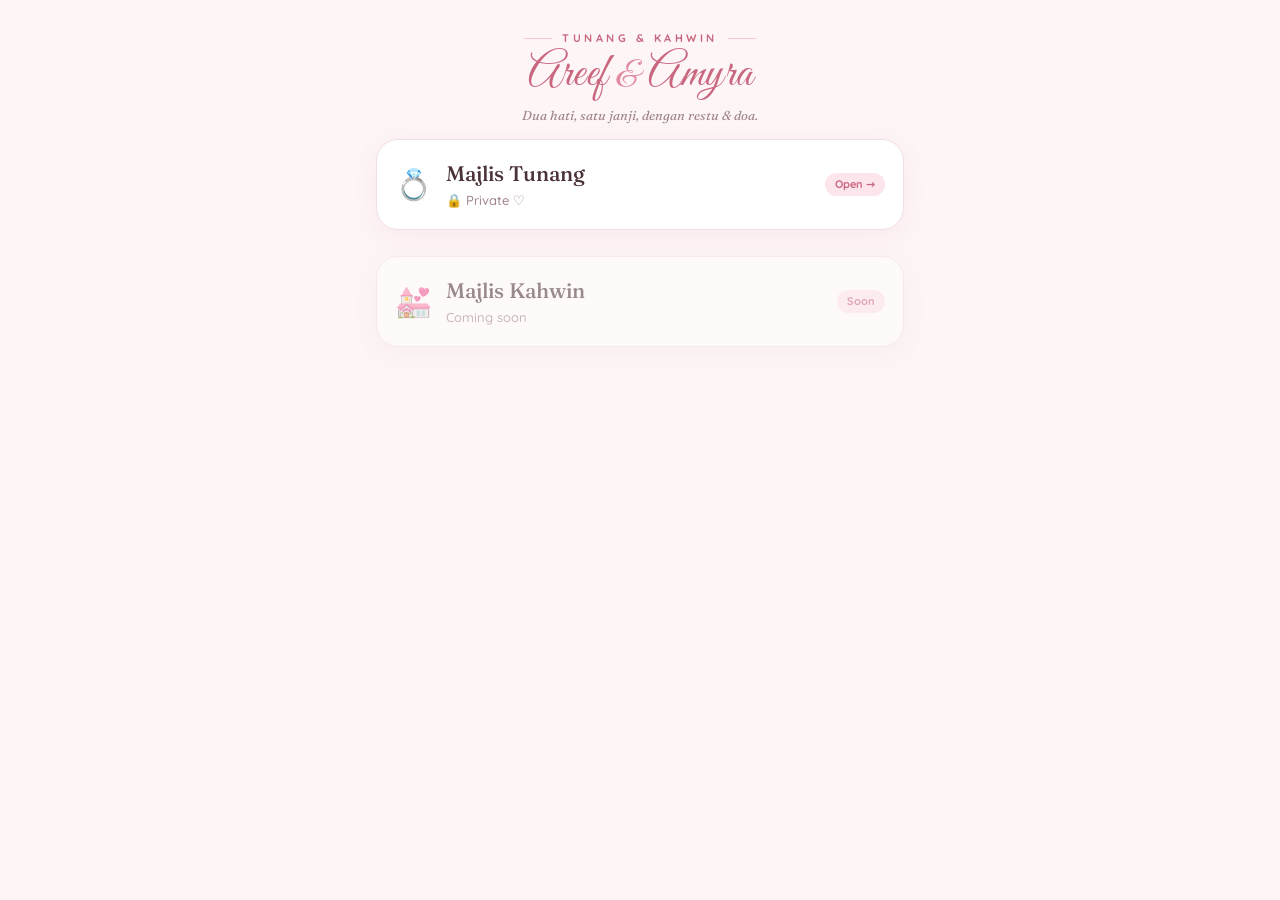
<file: index.html>
<!doctype html>
<html lang="ms">
<head>
  <meta charset="utf-8">
  <meta name="viewport" content="width=device-width, initial-scale=1">
  <title>Areef &amp; Amyra ♡</title>
  <meta name="description" content="Checklist tunang &amp; kahwin Areef &amp; Amyra.">
  <link rel="icon" href="data:image/svg+xml,<svg xmlns='http://www.w3.org/2000/svg' viewBox='0 0 100 100'><text y='.9em' font-size='90'>💍</text></svg>">
  <link rel="preconnect" href="https://fonts.googleapis.com">
  <link rel="preconnect" href="https://fonts.gstatic.com" crossorigin>
  <link href="https://fonts.googleapis.com/css2?family=Fraunces:ital,wght@0,500;1,500&family=Great+Vibes&family=Quicksand:wght@500;600;700&display=swap" rel="stylesheet">
  <link rel="stylesheet" href="css/style.css">
</head>
<body>
  <main>
    <header class="hero">
      <p class="kicker">Tunang &amp; Kahwin</p>
      <h1 class="couple">Areef <span>&amp;</span> Amyra</h1>
      <p class="tagline">Dua hati, satu janji, dengan restu &amp; doa.</p>
    </header>
    <div class="picks">
      <a class="card pick" href="tunang.html">
        <span class="big-emoji">💍</span>
        <div><h2>Majlis Tunang</h2><p>🔒 Private ♡</p></div>
        <span class="pill">Open →</span>
      </a>
      <div class="card pick soon">
        <span class="big-emoji">💒</span>
        <div><h2>Majlis Kahwin</h2><p>Coming soon</p></div>
        <span class="pill">Soon</span>
      </div>
    </div>
  </main>
</body>
</html>
</file>
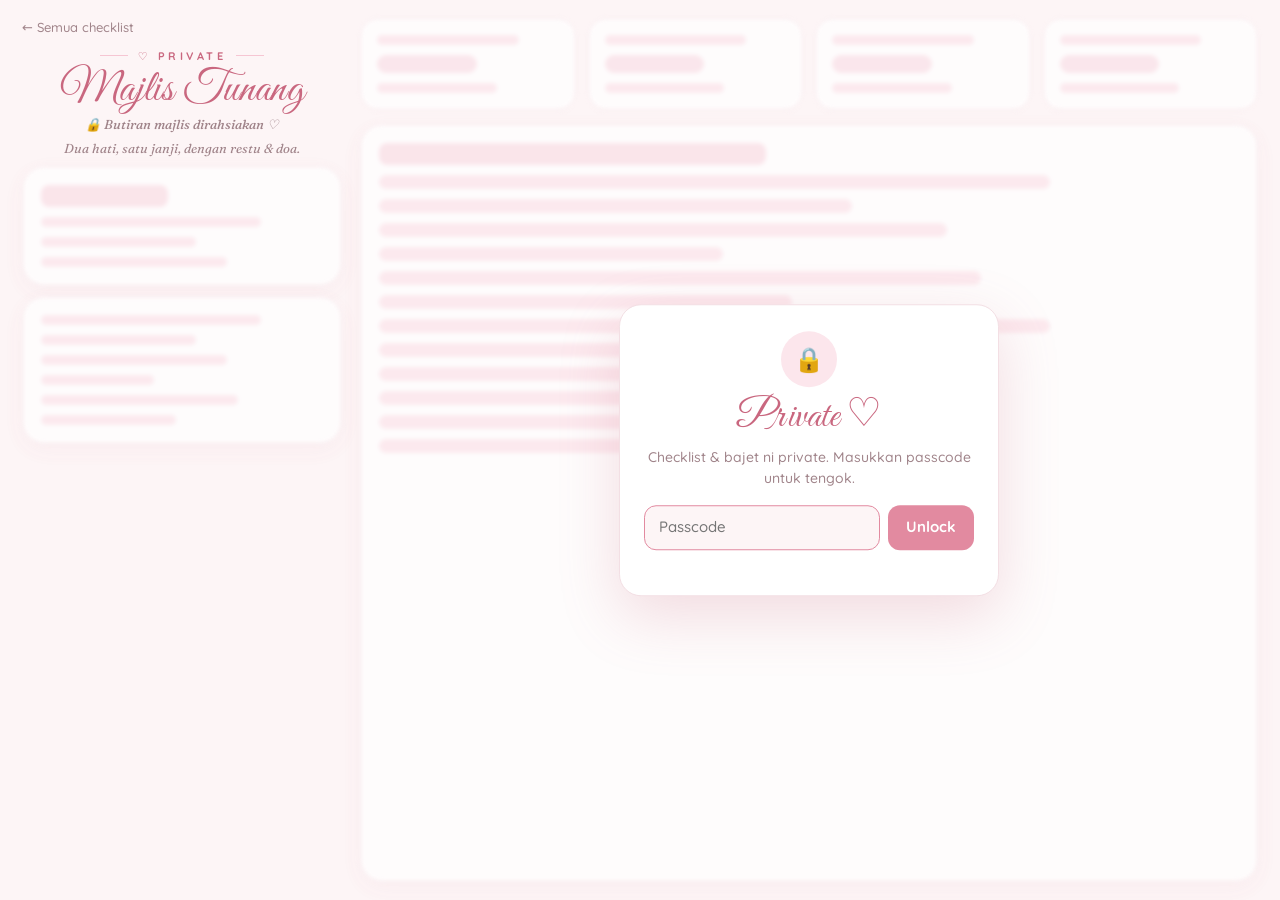
<file: tunang.html>
<!doctype html>
<html lang="ms">
<head>
  <meta charset="utf-8">
  <meta name="viewport" content="width=device-width, initial-scale=1">
  <title>Majlis Tunang ♡</title>
  <meta name="description" content="Checklist &amp; bajet majlis tunang.">
  <link rel="icon" href="data:image/svg+xml,<svg xmlns='http://www.w3.org/2000/svg' viewBox='0 0 100 100'><text y='.9em' font-size='90'>💍</text></svg>">
  <link rel="preconnect" href="https://fonts.googleapis.com">
  <link rel="preconnect" href="https://fonts.gstatic.com" crossorigin>
  <link href="https://fonts.googleapis.com/css2?family=Fraunces:ital,wght@0,500;1,500&family=Great+Vibes&family=Quicksand:wght@500;600;700&display=swap" rel="stylesheet">
  <link rel="stylesheet" href="css/style.css">
</head>
<body>
  <main id="app"></main>
  <script src="data/tunang.js"></script>
  <script src="js/app.js"></script>
</body>
</html>
</file>
<file: css/style.css>
/* Soft pink, minimalist. Change --accent to match the outfit exactly. */
:root {
  --bg: #fdf5f6;
  --card: #ffffff;
  --ink: #4a3237;
  --muted: #a0848a;
  --line: #f3dfe4;
  --accent: #e28aa0;        /* dusty rose */
  --accent-deep: #c9677f;
  --accent-soft: #fce6ec;
  --planned: #f6c6d3;
  --danger: #c4505f;
  --warn: #c98a2e;
  --ok: #5f9b7a;
  --shadow: 0 6px 24px rgba(201, 103, 127, 0.08);
  color-scheme: light;
}
@media (prefers-color-scheme: dark) {
  :root:not([data-theme="light"]) {
    --bg: #1d1517; --card: #281d20; --ink: #f7e9ec; --muted: #b9989f;
    --line: #3b2a2f; --accent: #f0a1b4; --accent-deep: #f6b9c7;
    --accent-soft: #3d272d; --planned: #6b3c48; --danger: #f08a96;
    --warn: #e9b867; --ok: #8fcaa8;
    --shadow: none; color-scheme: dark;
  }
}

* { box-sizing: border-box; }
html { -webkit-text-size-adjust: 100%; }
body {
  margin: 0;
  background: var(--bg);
  color: var(--ink);
  font: 15px/1.5 "Quicksand", system-ui, sans-serif;
  font-weight: 500;
}
main { max-width: 560px; margin: 0 auto; padding: 20px 16px 48px; }
button, input { font: inherit; color: inherit; }
h1, h2 { font-family: "Fraunces", Georgia, serif; font-weight: 500; margin: 0; }

.back { color: var(--muted); text-decoration: none; font-size: 13px; }
.back:hover { color: var(--accent-deep); }

.hero { text-align: center; margin: 10px 0 16px; }
.kicker {
  margin: 0; color: var(--accent-deep); letter-spacing: .32em; font-size: 11px; font-weight: 700; text-transform: uppercase;
  display: flex; align-items: center; justify-content: center; gap: 10px;
}
.kicker::before, .kicker::after { content: ''; width: 28px; height: 1px; background: var(--planned); }
.hero h1 { font-size: 30px; font-style: italic; margin: 2px 0; }
.hero h1.couple {
  font: 400 46px/1.05 "Great Vibes", "Fraunces", cursive; font-style: normal; color: var(--accent-deep);
  margin: 4px 0 2px; letter-spacing: .01em;
}
.couple span { color: var(--accent); font-size: .8em; }
.when { margin: 0; font: italic 500 15px "Fraunces", Georgia, serif; color: var(--ink); }
.hero-pills { margin: 8px 0 0; display: flex; justify-content: center; gap: 6px; flex-wrap: wrap; }
.hero-pills span {
  display: inline-flex; align-items: center; gap: 6px; padding: 3px 11px; border-radius: 99px;
  font-size: 12px; font-weight: 700; background: var(--accent-soft); color: var(--accent-deep);
}
.pill-theme i { width: 9px; height: 9px; border-radius: 50%; background: linear-gradient(135deg, #f7b6c8, var(--accent)); }
.tagline { margin: 8px 0 0; color: var(--muted); font: italic 13px "Fraunces", Georgia, serif; }

.card {
  background: var(--card);
  border: 1px solid var(--line);
  border-radius: 22px;
  padding: 18px;
  margin-bottom: 14px;
  box-shadow: var(--shadow);
}
.label { margin: 0; color: var(--muted); font-size: 12px; text-transform: uppercase; letter-spacing: .1em; }
.emoji { margin-right: 8px; }

/* ---------- Budget ---------- */
.budget-top { display: flex; justify-content: space-between; align-items: center; gap: 12px; }
.big { margin: 2px 0 0; font-size: 26px; font-weight: 700; white-space: nowrap; }
.cap {
  display: inline-flex; align-items: center; gap: 3px; margin-top: 4px; padding: 3px 10px; cursor: text;
  border: 1px dashed var(--planned); border-radius: 99px; font-size: 13px; color: var(--muted); white-space: nowrap;
  transition: border-color .15s, background .15s;
}
.cap:hover { border-color: var(--accent); background: var(--accent-soft); }
.cap:focus-within { border: 1px solid var(--accent); background: var(--accent-soft); }
.cap span { font-weight: 600; }
.cap input {
  width: 58px; border: none; background: transparent; padding: 0; color: var(--ink); font-weight: 700;
  -moz-appearance: textfield;
}
.cap input::-webkit-inner-spin-button { -webkit-appearance: none; }
.cap input:focus { outline: none; }
.cap i { font-style: normal; color: var(--accent-deep); font-size: 12px; }
.help-btn {
  width: 16px; height: 16px; border-radius: 50%; border: 1px solid var(--muted); background: none; padding: 0;
  font-size: 10px; line-height: 1; color: var(--muted); cursor: pointer; vertical-align: 1px; margin-left: 4px;
}
.help-btn:hover, .help-btn[aria-expanded="true"] { border-color: var(--accent); color: #fff; background: var(--accent); }
.help { margin: 10px 0 0; padding: 10px 12px; border-radius: 12px; background: var(--accent-soft); font-size: 12px; display: grid; grid-template-columns: auto 1fr; gap: 3px 10px; }
.help[hidden] { display: none; }
.help dt { font-weight: 700; color: var(--ink); white-space: nowrap; }
.help dd { margin: 0; color: var(--muted); }
.ring {
  --p: 0;
  width: 64px; height: 64px; border-radius: 50%; flex: none;
  background: conic-gradient(var(--accent) calc(var(--p) * 1%), var(--accent-soft) 0);
  display: grid; place-items: center; transition: background .3s;
}
.ring span {
  width: 50px; height: 50px; border-radius: 50%; background: var(--card);
  display: grid; place-items: center; font-weight: 700; font-size: 14px;
}
.bar {
  display: flex; height: 10px; border-radius: 99px; overflow: hidden;
  background: var(--accent-soft); margin: 16px 0 10px;
}
.bar i { display: block; height: 100%; transition: width .35s ease; }
.bar i:first-child { background: var(--accent); }
.bar i:last-child { background: var(--planned); }
.legend { display: flex; justify-content: space-between; flex-wrap: wrap; gap: 6px; font-size: 13px; color: var(--muted); }
.legend b { color: var(--ink); }
.dot { display: inline-block; width: 8px; height: 8px; border-radius: 50%; margin-right: 6px; }
.dot.paid { background: var(--accent); }
.dot.planned { background: var(--planned); }
.dot.free { background: var(--accent-soft); box-shadow: inset 0 0 0 1px var(--planned); }
.legend em { font-style: normal; }
.budget.over .big, .budget.over [data-left], .budget.over [data-left-label] { color: var(--danger); }

.next-due {
  display: block; width: 100%; margin-top: 10px; padding: 7px 10px; border: none; border-radius: 12px;
  background: var(--accent-soft); color: var(--ink); font-size: 12.5px; text-align: left; cursor: pointer;
}
.next-due[hidden] { display: none; }
.next-due span, .next-due b { display: block; white-space: nowrap; overflow: hidden; text-overflow: ellipsis; }
.next-due b { font-size: 13.5px; color: var(--ink); }
.next-due.soon span { color: var(--warn); font-weight: 700; }
.next-due.overdue span { color: var(--danger); font-weight: 700; }
.due-dot { display: inline-block; width: 7px; height: 7px; border-radius: 50%; margin-left: 6px; vertical-align: middle; flex: none; }
.due-dot.soon { background: var(--warn); }
.due-dot.overdue { background: var(--danger); }

/* ---------- Overview table (left) ---------- */
.ov-head { display: flex; justify-content: space-between; align-items: center; margin-bottom: 6px; }
.add-cat {
  width: 26px; height: 26px; border-radius: 50%; padding: 0; line-height: 1; font-size: 16px; font-weight: 700; cursor: pointer;
  border: 1px dashed var(--accent); background: none; color: var(--accent-deep);
}
.add-cat:hover, .add-cat:focus-visible { background: var(--accent); color: #fff; border-style: solid; outline: none; }
.cat-form { display: flex; gap: 6px; margin-top: 8px; }
.cat-form[hidden] { display: none; }
.cat-form input {
  min-width: 0; border: 1px solid var(--line); border-radius: 10px; background: transparent;
  padding: 6px 10px; font-size: 14px;
}
.cat-form input[name="emoji"] { width: 44px; flex: none; text-align: center; padding: 6px 4px; }
.cat-form input[name="name"] { flex: 1; }
.cat-form input:focus { outline: none; border-color: var(--accent); }
.cat-form button { border: none; border-radius: 10px; background: var(--accent); color: #fff; font-weight: 700; padding: 0 12px; cursor: pointer; }
/* ✎ × sit in the mini-bar slot and swap in on hover/focus, so names keep their width */
.ov-act { display: none; justify-content: center; gap: 4px; }
@media (hover: hover) {
  .overview tbody tr:is(:hover, :focus-within, .editing) .ov-bar > span:first-child { display: none; }
  .overview tbody tr:is(:hover, :focus-within, .editing) .ov-act { display: flex; }
}
@media (hover: none) {            /* touch: no hover, so show the bar and ✎ × side by side */
  .overview .ov-bar { width: 112px; white-space: nowrap; }
  .overview tbody .ov-bar > span:first-child { display: inline-block; width: 36px; vertical-align: middle; }
  .overview tbody .ov-act { display: inline-flex; vertical-align: middle; margin-left: 4px; gap: 2px; }
  .overview tbody .ov-act button { width: 30px; height: 30px; font-size: 16px; }
}
.del-cat, .edit-cat {
  cursor: pointer; border: none; background: none; padding: 0 2px; font-size: 16px; line-height: 1; color: var(--muted);
  opacity: .6; transition: opacity .15s, color .15s;
}
.overview tbody tr:hover :is(.del-cat, .edit-cat), :is(.del-cat, .edit-cat):focus-visible { opacity: .8; }
.edit-cat { font-size: 13px; }
.edit-cat:hover { color: var(--accent-deep); opacity: 1; }
.edit-cat:focus-visible { outline: 2px solid var(--accent); border-radius: 4px; }
.overview tbody tr.editing td { background: var(--accent-soft); box-shadow: inset 0 0 0 0 var(--accent); }
.overview tbody tr.editing .ov-name { color: var(--accent-deep); }
.del-cat:hover { color: var(--danger); opacity: 1; }
.del-cat:focus-visible { outline: 2px solid var(--accent); border-radius: 4px; }
@media (hover: none) { .del-cat, .edit-cat { opacity: .5; } }
.overview table { width: 100%; border-collapse: collapse; font-size: 14px; table-layout: fixed; }
.overview td { padding: 7px 0; border-top: 1px dashed var(--line); vertical-align: middle; }
.overview tbody tr:first-child td { border-top: none; }
.overview tbody tr { cursor: pointer; }
.overview tbody tr td { transition: background .15s; }
.overview tbody tr:hover td, .overview tbody tr:focus-visible td { background: var(--accent-soft); }
.overview tbody tr.on td { background: var(--accent-soft); }
.overview tbody tr.on .ov-name { font-weight: 700; }
.overview tbody tr:focus-visible { outline: none; }
.overview tr td:first-child { padding-left: 8px; border-radius: 10px 0 0 10px; }
.overview tr td:last-child { padding-right: 8px; border-radius: 0 10px 10px 0; }
.ov-name { white-space: nowrap; overflow: hidden; text-overflow: ellipsis; }
.ov-name .emoji { margin-right: 6px; }
.ov-bar { width: 56px; padding: 0 8px !important; }
.ov-bar > span:first-child { display: block; height: 6px; border-radius: 99px; background: var(--accent-soft); overflow: hidden; }
.ov-bar i { display: block; height: 100%; width: 0; background: var(--accent); border-radius: 99px; transition: width .35s ease; }
.overview tbody tr:hover .ov-bar > span:first-child, .overview tbody tr.on .ov-bar > span:first-child { background: var(--card); }
.ov-count { color: var(--muted); font-size: 12px; font-weight: 700; text-align: right; white-space: nowrap; width: 38px; }
.ov-rm { text-align: right; font-weight: 700; color: var(--accent-deep); white-space: nowrap; width: 88px; }
.complete .ov-name { color: var(--muted); text-decoration: line-through; text-decoration-color: var(--accent); }
.complete .ov-count { color: var(--accent-deep); }
.theirs-row .ov-rm { color: var(--muted); }
.overview tfoot td { border-top: 1.5px solid var(--line); padding-top: 9px; font-weight: 700; background: var(--card); }
.overview tfoot .ov-count { color: var(--ink); }

/* ---------- KPI strip ---------- */
.kpis { overflow-x: auto; scrollbar-width: none; margin: 0 -2px 14px; padding: 2px; scroll-snap-type: x mandatory; }
.kpi { scroll-snap-align: start; }
.kpis::-webkit-scrollbar { display: none; }
.kpi-track { display: flex; width: max-content; }
.kpi-track > [aria-hidden] { display: none; }               /* the loop copy only shows while moving */
.kpis.moving { overflow: hidden; mask-image: linear-gradient(90deg, transparent, #000 24px, #000 calc(100% - 24px), transparent); }
.kpis.moving .kpi-track > [aria-hidden] { display: flex; }
.kpis.moving .kpi-track { animation: marquee var(--dur, 30s) linear infinite; }
.kpis.moving:hover .kpi-track, .kpis.moving:focus-within .kpi-track { animation-play-state: paused; }
@keyframes marquee { to { transform: translateX(-50%); } }
/* When every card fits, stop moving and stretch them to fill the row */
@media (min-width: 960px) and (min-height: 600px) {
  .kpis:not(.moving) .kpi-track { width: 100%; }
  .kpis:not(.moving) .kpi { flex: 1 1 0; min-width: 0; }
  .kpis:not(.moving) .kpi:last-child { margin-right: 0; }
}

.kpi {
  flex: none; width: 196px; margin-right: 12px; padding: 12px 14px;
  display: flex; flex-direction: column; gap: 4px; text-align: left; cursor: pointer;
  background: var(--card); border: 1px solid var(--line); border-radius: 18px; box-shadow: var(--shadow);
  transition: border-color .2s, transform .2s, background .2s;
}
.kpi:hover { transform: translateY(-2px); border-color: var(--planned); }
.kpi:focus-visible { outline: 2px solid var(--accent); outline-offset: 2px; }
.kpi.on { border-color: var(--accent); background: var(--accent-soft); }
.kpi.theirs { background: var(--accent-soft); border-color: transparent; }
.kpi.theirs.on { border-color: var(--accent); }
.kpi-top { display: flex; align-items: center; min-width: 0; font-size: 13px; color: var(--muted); font-weight: 600; }
.kpi-top .emoji { margin-right: 6px; font-size: 15px; }
.kpi-name { white-space: nowrap; overflow: hidden; text-overflow: ellipsis; }
.kpi-rm { font-size: 22px; font-weight: 700; line-height: 1.2; }
.kpi-bar { display: block; height: 6px; border-radius: 99px; background: var(--accent-soft); overflow: hidden; }
.kpi.on .kpi-bar, .kpi.theirs .kpi-bar { background: var(--card); }
.kpi-bar i { display: block; height: 100%; width: 0; background: var(--accent); border-radius: 99px; transition: width .35s ease; }
.kpi-foot { display: flex; justify-content: space-between; gap: 6px; font-size: 12px; color: var(--muted); font-weight: 600; }
.kpi.complete .kpi-foot span:first-child { color: var(--accent-deep); }

/* ---------- Detail panel ---------- */
.detail { padding: 18px 20px; }
.detail.flash { animation: flash .9s ease; }
@keyframes flash { 0%, 50% { box-shadow: 0 0 0 3px var(--planned); } 100% { box-shadow: var(--shadow); } }
.d-head { display: flex; justify-content: space-between; align-items: flex-start; gap: 16px; flex-wrap: wrap; margin-bottom: 10px; }
.d-head h2 { font-size: 24px; }
.tip { margin: 2px 0 0; color: var(--muted); font-size: 13px; }
.d-stats { display: flex; gap: 8px; flex-wrap: wrap; }
.d-stats span { background: var(--accent-soft); border-radius: 14px; padding: 6px 12px; display: flex; flex-direction: column; min-width: 78px; }
.d-stats small { font-size: 11px; color: var(--muted); text-transform: uppercase; letter-spacing: .06em; }
.d-stats b { font-size: 16px; }

.d-wrap { overflow: auto; scrollbar-width: thin; }
.d-table { width: 100%; border-collapse: collapse; font-size: 14px; }
.d-table th {
  text-align: left; font-size: 11px; font-weight: 700; color: var(--muted); text-transform: uppercase;
  letter-spacing: .06em; padding: 6px 8px; border-bottom: 1.5px solid var(--line);
  position: sticky; top: 0; background: var(--card); z-index: 1; white-space: nowrap;
}
.d-table td { padding: 8px; border-top: 1px dashed var(--line); vertical-align: middle; }
.d-table tbody tr:first-child td { border-top: none; }
.d-table tr.flash td { animation: rowflash 1.4s ease; }
@keyframes rowflash { 0%, 40% { background: var(--accent-soft); } 100% { background: transparent; } }
.d-table .ck { width: 40px; padding-left: 0; }
.d-name { min-width: 160px; }
.d-name .name { display: block; transition: color .2s; }
.d-name .sub { display: block; font-size: 12px; color: var(--muted); }
.done .name { color: var(--muted); text-decoration: line-through; text-decoration-color: var(--accent); }
.na { color: var(--muted); font-size: 12px; }
.na span { opacity: .6; }
.del-cell { width: 28px; text-align: right; }

.check {
  flex: none; width: 28px; height: 28px; border-radius: 50%;
  border: 1.5px solid var(--line); background: transparent; cursor: pointer;
  display: grid; place-items: center; padding: 0;
  transition: border-color .2s, background .2s;
}
.check svg { width: 15px; height: 15px; fill: var(--line); transition: fill .2s, transform .2s; }
.check:hover svg { fill: var(--planned); }
.done .check { background: var(--accent-soft); border-color: var(--accent); }
.done .check svg { fill: var(--accent); }
.check.pop svg { animation: pop .4s ease; }
@keyframes pop { 40% { transform: scale(1.45); } 100% { transform: scale(1); } }
.check:focus-visible, .del:focus-visible { outline: 2px solid var(--accent); outline-offset: 2px; }

.amt, .pax label {
  display: inline-flex; align-items: center; gap: 2px; white-space: nowrap;
  font-size: 13px; color: var(--muted);
  background: var(--accent-soft); border-radius: 10px; padding: 4px 8px;
}
.amt input, .pax input {
  border: none; background: transparent; width: 64px; text-align: right;
  color: var(--ink); font-weight: 600; padding: 2px 0;
  -moz-appearance: textfield;
}
.pax input { width: 34px; }
.amt input::-webkit-inner-spin-button, .pax input::-webkit-inner-spin-button { -webkit-appearance: none; }
.amt input:focus, .pax input:focus { outline: none; }
.amt:focus-within, .pax label:focus-within { box-shadow: 0 0 0 1.5px var(--accent); }
.pax { display: flex; align-items: center; gap: 6px; font-size: 13px; color: var(--muted); margin-top: 4px; }
.pax-total { white-space: nowrap; }

.date {
  border: 1px solid var(--line); border-radius: 10px; background: transparent; padding: 4px 8px;
  font-size: 13px; color: var(--ink); min-width: 0; width: 140px;
}
.date:focus { outline: none; border-color: var(--accent); }

.st-cell { white-space: nowrap; }
.st-cell small { display: block; font-size: 11.5px; color: var(--muted); margin-top: 2px; }
.chip { display: inline-block; font-size: 12px; font-weight: 700; padding: 2px 10px; border-radius: 99px; background: var(--accent-soft); color: var(--muted); }
.chip.paid { color: var(--ok); }
.chip.plan { color: var(--accent-deep); }
.chip.soon { background: var(--warn); color: #fff; }
.chip.overdue { background: var(--danger); color: #fff; }
.chip.none { background: none; }

.del {
  border: none; background: none; color: var(--muted);
  font-size: 18px; line-height: 1; cursor: pointer; padding: 4px; opacity: .35;
  transition: opacity .2s, color .2s;
}
.item:hover .del, .del:focus { opacity: 1; }
.del:hover { color: var(--danger); }
@media (hover: none) { .del { opacity: .55; } }

.add-item {
  display: block; width: 100%; margin-top: 10px; padding: 10px 14px; cursor: pointer; text-align: left;
  border: 1.5px dashed var(--planned); border-radius: 14px; background: transparent;
  color: var(--accent-deep); font-weight: 700; font-size: 14px; transition: background .2s, border-color .2s;
}
.add-item:hover, .add-item:focus-visible { background: var(--accent-soft); border-color: var(--accent); outline: none; }

/* ---------- Tambah item popup ---------- */
.item-dlg {
  border: 1px solid var(--line); border-radius: 24px; padding: 0; width: min(440px, calc(100vw - 32px));
  max-height: calc(100dvh - 32px); background: var(--card); color: var(--ink);
  box-shadow: 0 24px 70px rgba(120, 50, 70, .28);
}
.item-dlg::backdrop { background: rgba(74, 50, 55, .28); backdrop-filter: blur(3px); }
.item-dlg[open] { animation: dlgin .22s ease; }
@keyframes dlgin { from { opacity: 0; transform: translateY(8px) scale(.98); } }
.item-dlg form { padding: 20px 20px 0; display: flex; flex-direction: column; gap: 12px; }
.item-dlg .row2 { display: grid; grid-template-columns: 1fr 120px; gap: 8px; }
.item-dlg .row2:has([data-plain][hidden]) { grid-template-columns: 1fr; }
.item-dlg [data-plain][hidden] { display: none; }
.seg-fields.pax3 { grid-template-columns: minmax(0, 1fr) minmax(0, 1fr) auto; align-items: end; }
.seg-fields > label, .item-dlg .row2 > label { min-width: 0; }
.item-dlg input { width: 100%; }
.pax-calc { margin: 0; padding: 6px 12px; border-radius: 12px; background: var(--accent-soft); display: flex; flex-direction: column; min-width: 92px; }
.pax-calc small { font-size: 11px; color: var(--muted); font-weight: 600; }
.pax-calc b { font-size: 16px; color: var(--accent-deep); }
.item-dlg h3 { margin: 2px 0 0; font: 500 22px "Fraunces", Georgia, serif; }
.item-dlg section { display: flex; flex-direction: column; gap: 8px; padding: 12px 14px; border-radius: 16px; background: var(--bg); border: 1px solid var(--line); }
.step { margin: 0; display: flex; align-items: center; gap: 8px; font-weight: 700; font-size: 14px; }
.step span {
  width: 22px; height: 22px; border-radius: 50%; display: grid; place-items: center; flex: none;
  background: var(--accent); color: #fff; font-size: 12px;
}
.item-dlg label { display: flex; flex-direction: column; gap: 4px; font-size: 12.5px; color: var(--muted); font-weight: 600; }
.item-dlg input {
  border: 1px solid var(--line); border-radius: 12px; padding: 9px 12px; background: var(--card);
  font-size: 15px; color: var(--ink); min-width: 0;
}
.item-dlg input:focus { outline: none; border-color: var(--accent); }
.item-dlg input.bad { border-color: var(--danger); animation: shake .3s; }
@keyframes shake { 25% { transform: translateX(-4px); } 75% { transform: translateX(4px); } }
.seg { display: flex; gap: 4px; padding: 4px; border-radius: 12px; background: var(--accent-soft); }
.seg button {
  flex: 1; border: none; border-radius: 9px; padding: 7px 10px; cursor: pointer;
  background: transparent; color: var(--muted); font-weight: 700; font-size: 13px; transition: background .15s, color .15s;
}
.seg button.on { background: var(--card); color: var(--accent-deep); box-shadow: 0 1px 4px rgba(201, 103, 127, .18); }
.seg button:focus-visible { outline: 2px solid var(--accent); outline-offset: 1px; }
.seg-fields { display: grid; grid-template-columns: 1fr 1fr; gap: 8px; }
.seg-fields[hidden] { display: none; }
.seg-fields:has(> label:only-child) { grid-template-columns: 1fr; }
.dlg-baki { margin: -4px 0 0; font-size: 13px; font-weight: 700; color: var(--accent-deep); min-height: 1em; }
.dlg-actions {
  display: flex; justify-content: flex-end; gap: 8px; position: sticky; bottom: 0;
  margin: 0 -20px; padding: 12px 20px 16px; background: var(--card); border-top: 1px solid var(--line);
}
.dlg-actions button { border: none; border-radius: 12px; padding: 10px 16px; cursor: pointer; font-weight: 700; }
.dlg-actions .ghost { background: none; color: var(--muted); }
.dlg-actions .ghost:hover { color: var(--accent-deep); }
.dlg-actions .primary { background: var(--accent); color: #fff; }
.dlg-actions .primary:hover { background: var(--accent-deep); }

.foot { text-align: center; color: var(--muted); font-size: 13px; margin-top: 20px; }
/* Google Sheet sync status + unlock */
.sync { display: flex; flex-direction: column; align-items: center; gap: 1px; font-size: 12px; font-weight: 600; margin-bottom: 6px; }
.sync small { font-weight: 500; font-size: 11px; opacity: .85; }
.sync.saved { color: var(--ok); }
.sync.saving, .sync.loading { color: var(--accent-deep); }
.sync.error { color: var(--danger); }
.unlock { display: flex; gap: 6px; justify-content: center; margin: 0 0 8px; }
.unlock[hidden] { display: none; }
.unlock input {
  min-width: 0; flex: 1; max-width: 200px; border: 1px solid var(--line); border-radius: 10px; background: var(--card);
  padding: 6px 10px; font-size: 13px;
}
.unlock input:focus { outline: none; border-color: var(--accent); }
.unlock button { border: none; border-radius: 10px; background: var(--accent); color: #fff; font-weight: 700; padding: 0 14px; cursor: pointer; }
.unlock button:disabled { opacity: .6; }
.nudge { animation: shake .35s; }
.tools button[hidden] { display: none; }
/* view-only: everything readable, nothing editable */
.readonly .detail input, .readonly .cap input { pointer-events: none; }
.readonly .add-item, .readonly .add-cat, .readonly .ov-act, .readonly .del, .readonly .cap i,
.readonly [data-act="import"], .readonly [data-act="reset"] { display: none !important; }
.readonly .check { cursor: default; }
.empty { color: var(--muted); text-align: center; margin: 40px 0; }
.foot p { margin: 6px 0; }
.tools { display: flex; justify-content: center; gap: 8px; }
.tools button {
  border: 1px solid var(--line); background: var(--card); border-radius: 99px;
  padding: 5px 14px; cursor: pointer; font-size: 13px;
}
.tools button:hover { border-color: var(--accent); color: var(--accent-deep); }
.fine { font-size: 12px; }

.when.secret { color: var(--muted); font-size: 13px; }
.edit-event, .set-date { border: none; background: none; cursor: pointer; color: var(--accent-deep); font: 600 12px "Quicksand", sans-serif; padding: 0 2px; opacity: .6; }
.edit-event:hover, .set-date:hover { opacity: 1; }
.set-date { opacity: 1; border: 1px dashed var(--accent); border-radius: 99px; padding: 3px 12px; }
.event-form { display: flex; gap: 6px; align-items: flex-end; justify-content: center; margin-top: 8px; flex-wrap: wrap; }
.event-form[hidden] { display: none; }
.event-form label { display: flex; flex-direction: column; gap: 2px; font-size: 11px; color: var(--muted); font-weight: 600; text-align: left; }
.event-form input { border: 1px solid var(--line); border-radius: 10px; padding: 5px 8px; background: var(--card); font-size: 13px; width: 130px; }
.event-form input[name="theme"] { width: 80px; }
.event-form input[name="couple"] { width: 140px; }
.event-form input:focus { outline: none; border-color: var(--accent); }
.event-form button { border: none; border-radius: 10px; background: var(--accent); color: #fff; font-weight: 700; padding: 6px 12px; cursor: pointer; }

/* ---------- Locked (private) screen ---------- */
.skel { display: flex; flex-direction: column; gap: 10px; }
.skel b { display: block; height: 22px; width: 45%; border-radius: 8px; background: var(--planned); opacity: .55; }
.skel i, .skel-kpi i { display: block; height: 10px; border-radius: 99px; background: var(--accent-soft); }
.skel-kpis { display: grid; grid-template-columns: repeat(4, 1fr); gap: 12px; margin-bottom: 14px; }
.skel-kpi { display: flex; flex-direction: column; gap: 10px; padding: 16px; border-radius: 18px; background: var(--card); border: 1px solid var(--line); }
.skel-kpi i:nth-child(2) { height: 18px; background: var(--planned); opacity: .5; }
.skel-table i { height: 14px; }
.skel-board, .side .skel { filter: blur(2px); opacity: .75; animation: shimmer 2.4s ease-in-out infinite; }
@keyframes shimmer { 50% { opacity: .45; } }
@media (prefers-reduced-motion: reduce) { .skel-board, .side .skel { animation: none; } }
.locked-main { position: relative; }
.lock-card {
  width: min(380px, calc(100% - 32px)); margin: 0 auto 16px; text-align: center; padding: 26px 24px 22px;
  box-shadow: 0 20px 60px rgba(201, 103, 127, .22); display: flex; flex-direction: column; align-items: center; gap: 8px;
}
.lock-ico { width: 56px; height: 56px; border-radius: 50%; display: grid; place-items: center; font-size: 24px; background: var(--accent-soft); }
.lock-card h2 { font: 400 40px/1.1 "Great Vibes", "Fraunces", cursive; color: var(--accent-deep); }
.lock-card p { margin: 0; color: var(--muted); font-size: 14px; }
.lock-row { display: flex; gap: 8px; width: 100%; margin-top: 8px; }
.lock-row input {
  flex: 1; min-width: 0; border: 1px solid var(--line); border-radius: 12px; padding: 10px 14px;
  background: var(--bg); font-size: 15px;
}
.lock-row input:focus { outline: none; border-color: var(--accent); }
.lock-row button { border: none; border-radius: 12px; background: var(--accent); color: #fff; font-weight: 700; padding: 0 18px; cursor: pointer; }
.lock-row button:hover { background: var(--accent-deep); }
.lock-row button:disabled { opacity: .6; }
.lock-msg { min-height: 1.2em; color: var(--danger); font-weight: 600; }

/* ---------- Phones / narrow: table rows become little stacked blocks ---------- */
@media (max-width: 959px), (max-height: 599px) {
  .side .skel { display: none; }                         /* locked: passcode card right under the names */
  .locked-main { display: flex; flex-direction: column; }
  .locked-main .lock-card { order: -1; margin-top: 4px; }
  .d-table thead { display: none; }
  .d-table, .d-table tbody { display: block; }
  .d-table tr {
    display: grid; grid-template-columns: 1fr 1fr; gap: 8px 10px; position: relative;
    padding: 12px 28px 12px 40px; border-top: 1px dashed var(--line);
  }
  .d-table tbody tr:first-child { border-top: none; }
  .d-table td { border: none; padding: 0; min-width: 0; }
  .d-table .ck { position: absolute; left: 0; top: 10px; width: auto; }
  .d-table .del-cell { position: absolute; right: 0; top: 10px; width: auto; }
  .d-name { grid-column: 1 / -1; min-width: 0; }
  .d-table td[data-label] { display: flex; flex-direction: column; align-items: flex-start; gap: 3px; }
  .d-table td[data-label]::before { content: attr(data-label); font-size: 10.5px; color: var(--muted); text-transform: uppercase; letter-spacing: .05em; }
  .d-table .na { display: none; }
  .d-table .amt { width: 100%; }
  .d-table .amt input { flex: 1; width: auto; min-width: 0; }
  .date { width: 100%; }
  .d-stats { width: 100%; }
  .d-stats span { min-width: 0; flex: 1; }
}

/* ---------- Desktop: one screen, nothing on the page scrolls ---------- */
@media (min-width: 960px) and (min-height: 600px) {
  body:has(.main) { height: 100vh; height: 100dvh; overflow: hidden; }
  #app {
    --z: 1; zoom: var(--z);
    max-width: 1500px; height: calc(100vh / var(--z)); height: calc(100dvh / var(--z)); padding: 18px 22px;
    display: grid; grid-template-columns: clamp(320px, 25vw, 400px) minmax(0, 1fr); gap: 18px;
  }
  .side { display: flex; flex-direction: column; gap: 10px; min-height: 0; }
  .side .card { margin: 0; }
  .side .hero { margin: 0; }
  .side .hero h1.couple { font-size: 44px; }
  .budget { padding: 16px 20px; }
  .big { font-size: 30px; line-height: 1.2; }
  .ring { width: 70px; height: 70px; }
  .ring span { width: 56px; height: 56px; font-size: 15px; }
  .bar { height: 12px; margin: 14px 0 10px; }
  .legend { font-size: 13.5px; }
  .overview { padding: 14px 18px; flex: 0 1 auto; min-height: 0; display: flex; flex-direction: column; }
  .overview table { font-size: 14.5px; }
  .ov-scroll { min-height: 0; overflow-y: auto; scrollbar-width: thin; }
  .overview tfoot td { position: sticky; bottom: 0; }
  .side .foot { margin-top: auto; font-size: 12px; }
  .side .fine { display: none; }

  .main { display: flex; flex-direction: column; min-height: 0; min-width: 0; }
  .kpis { flex: none; }
  .detail { margin: 0; flex: 1 1 auto; min-height: 0; display: flex; flex-direction: column; }
  .d-wrap { flex: 1 1 auto; min-height: 0; }
  .skel-board { display: flex; flex-direction: column; height: 100%; }
  .skel-table { flex: 1; margin: 0; }
  .lock-card { position: absolute; top: 50%; left: 50%; transform: translate(-50%, -50%); margin: 0; }
}
/* Short laptop screens: same layout, a bit tighter */
@media (min-width: 960px) and (min-height: 600px) and (max-height: 720px) {
  #app { padding-top: 12px; padding-bottom: 12px; }
  .side .tagline, .side .back { display: none; }
  .side .hero h1.couple { font-size: 38px; margin: 0; }
  .when { font-size: 14px; }
  .hero-pills { margin-top: 5px; }
  .budget { padding: 12px 18px; }
  .big { font-size: 26px; }
  .ring { width: 62px; height: 62px; }
  .ring span { width: 48px; height: 48px; font-size: 14px; }
  .bar { margin: 10px 0 8px; }
  .overview { padding: 12px 18px; }
  .overview td { padding: 5px 0; }
  .kpis { margin-bottom: 12px; }
  .kpi { padding: 10px 14px; gap: 3px; }
  .kpi-rm { font-size: 20px; }
  .detail { padding: 14px 18px; }
  .d-head h2 { font-size: 21px; }
  .d-table td { padding: 6px 8px; }
  .tools button { padding: 4px 12px; }
}
/* Bigger screens: scale everything up so it fills the screen */
@media (min-width: 1500px) and (min-height: 760px) { #app { --z: 1.15; } }
@media (min-width: 1750px) and (min-height: 880px) { #app { --z: 1.3; } }
@media (min-width: 2200px) and (min-height: 1100px) { #app { --z: 1.55; } }

/* ---------- Landing ---------- */
.picks { display: grid; gap: 12px; }
.pick {
  display: flex; align-items: center; gap: 14px; text-decoration: none; color: inherit;
  transition: transform .2s, border-color .2s;
}
a.pick:hover { transform: translateY(-2px); border-color: var(--accent); }
.pick .big-emoji { font-size: 30px; }
.pick h2 { font-size: 21px; }
.pick p { margin: 2px 0 0; color: var(--muted); font-size: 13px; }
.pick.soon { opacity: .55; }
.pill {
  margin-left: auto; font-size: 11px; font-weight: 700; color: var(--accent-deep);
  background: var(--accent-soft); padding: 3px 10px; border-radius: 99px; white-space: nowrap;
}
</file>
